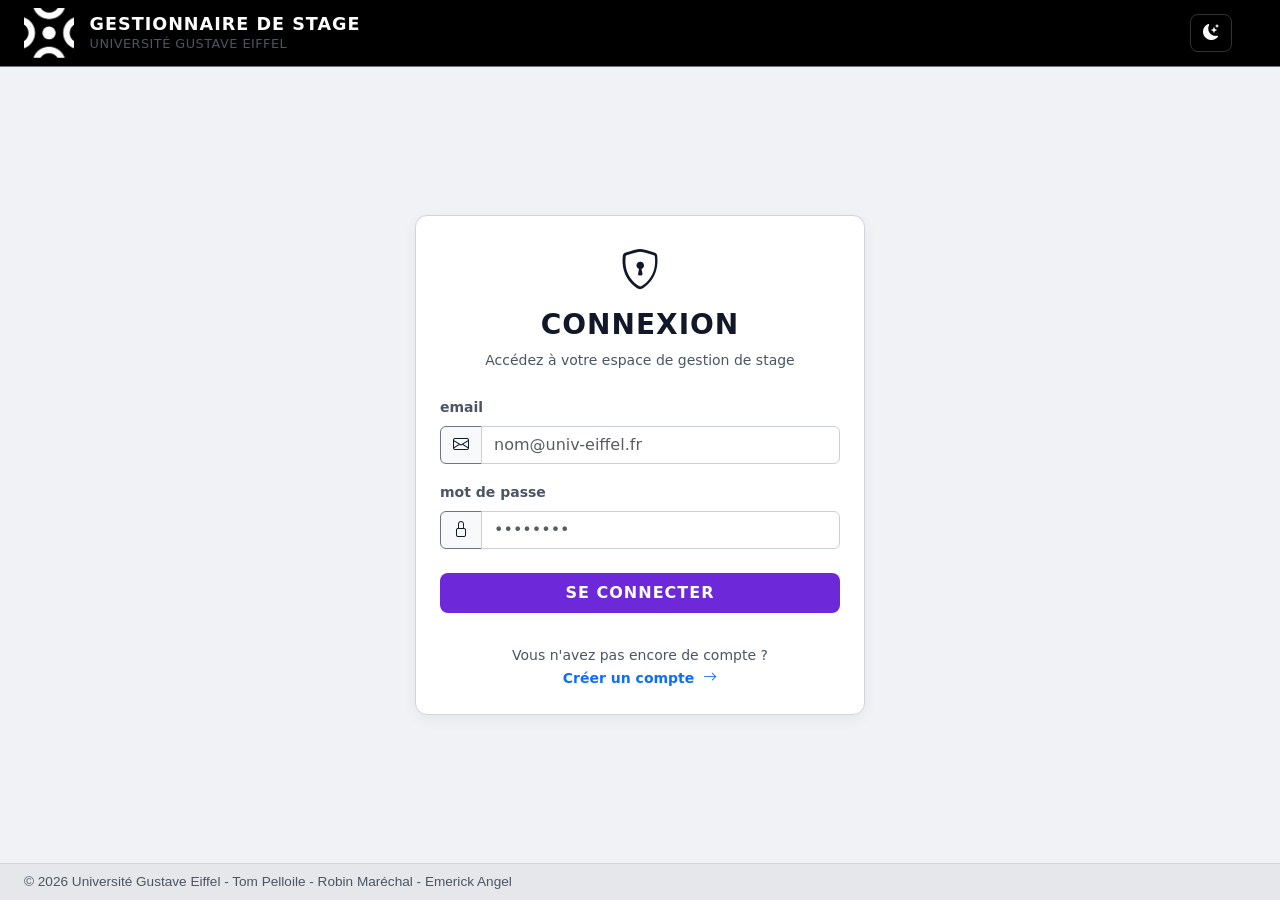
<file: index.html>
<!DOCTYPE html>
<html lang="fr">
<head>
    <meta charset="UTF-8">
    <title>Connexion - Gestionnaire de Stage</title> 
    <link href="https://cdn.jsdelivr.net/npm/bootstrap@5.3.8/dist/css/bootstrap.min.css" rel="stylesheet" integrity="sha384-sRIl4kxILFvY47J16cr9ZwB07vP4J8+LH7qKQnuqkuIAvNWLzeN8tE5YBujZqJLB" crossorigin="anonymous">
    <link rel="stylesheet" href="https://cdn.jsdelivr.net/npm/bootstrap-icons@1.11.3/font/bootstrap-icons.min.css">
    <link rel="icon" type="image/png" href="./images/logo-noir-blanc.png">
    <link class="intranet-style" rel="stylesheet" href="style.css">
    <script>
        const themeEnregistre = localStorage.getItem('intranet-theme') || 'light';
        if (themeEnregistre === 'dark') {
            document.documentElement.classList.add('dark-theme-init');
        }
    </script>
</head>
<body id="page-body" class="d-flex flex-column min-vh-100 light-mode">
    
    <script>
        if (localStorage.getItem('intranet-theme') === 'dark') {
            const bodyEl = document.getElementById('page-body');
            bodyEl.classList.remove('light-mode');
            bodyEl.classList.add('dark-mode');
        }
    </script>
    <header class="navbar navbar-expand-lg bg-intranet-dark text-white p-0 py-2 border-bottom border-secondary">
        <div class="container-fluid px-4">
            <a class="navbar-brand text-white d-flex align-items-center m-0 p-0 pe-4" href="./php/redirection.php" style="height: 100%;">
                <img src="./images/logo-noir-blanc.png" alt="Logo" class="me-3" style="height: 50px; width: auto;"> 
                <div class="lh-sm">
                    <div class="fw-bold text-uppercase" style="font-size: 1.1rem; letter-spacing: 1px;">
                        GESTIONNAIRE DE STAGE
                    </div>
                    <div class="text-muted-custom" style="font-size: 0.8rem; letter-spacing: 0.5px;">
                        UNIVERSITÉ GUSTAVE EIFFEL
                    </div>
                </div>
            </a>
            <div class="pe-4">
            <button id="themeChangerBtn" class="theme-switch-btn" title="Changer le mode de couleur">
                <i id="iconeTheme" class="bi bi-moon-stars-fill text-white"></i>
            </button>
        </div>
        </div>
    </header>
    <main class="container d-flex flex-grow-1 align-items-center justify-content-center py-5">
        <div class="card-custom p-4 w-100" style="max-width: 450px;">
            <div class="text-center mb-4">
                <i class="bi bi-shield-lock text-purple fs-1"></i>
                <h3 class="mt-2 fw-bold text-uppercase" style="letter-spacing: 1px;">Connexion</h3>
                <p class="text-muted-custom small">Accédez à votre espace de gestion de stage</p>
            </div>
            <form id="loginForm" action="./php/connexion_action.php" method="POST">
                <div class="mb-3">
                    <label for="email" class="form-label text-muted-custom small fw-bold">email</label>
                    <div class="input-group">
                        <span class="input-group-text border-secondary text-muted-custom"><i class="bi bi-envelope"></i></span>
                        <input type="email" id="email" name="email" class="form-control bg-dark text-white border-secondary" required placeholder="nom@univ-eiffel.fr">
                    </div>
                </div>
                <div class="mb-4">
                    <label for="password" class="form-label text-muted-custom small fw-bold">mot de passe</label>
                    <div class="input-group">
                        <span class="input-group-text border-secondary text-muted-custom"><i class="bi bi-lock"></i></span>
                        <input type="password" id="password" name="password" class="form-control bg-dark text-white border-secondary" required placeholder="••••••••">
                    </div>
                </div>
                <button type="submit" class="btn btn-purple w-100 fw-bold text-uppercase py-2 mb-3" style="letter-spacing: 1px;">Se connecter</button>
                <div class="text-center mt-3">
                    <p class="small text-muted-custom m-0">Vous n'avez pas encore de compte ?</p>
                    <a href="inscription.html" class="text-purple small text-decoration-none fw-bold">Créer un compte <i class="bi bi-arrow-right ms-1"></i></a>
                </div>
            </form>
        </div>
    </main>
    <footer class="bg-black text-white py-2 border-top border-secondary">
        <div class="container-fluid px-4">
            <div class="row align-items-center">
                <div class="col-12 text-start">
                    <p class="m-0 text-muted-custom" style="font-size: 0.85rem; font-family: sans-serif;">
                        &copy; 2026 Université Gustave Eiffel - Tom Pelloile - Robin Maréchal - Emerick Angel
                    </p>
                </div>
            </div>
        </div>
    </footer>
    <script src="https://cdn.jsdelivr.net/npm/bootstrap@5.3.8/dist/js/bootstrap.bundle.min.js"></script>
    
    <script>
        const themeChangerBtn = document.getElementById('themeChangerBtn');
        const iconeTheme = document.getElementById('iconeTheme');

        function verifierIconeVisualisation() {
            if (document.body.classList.contains('light-mode')) {
                iconeTheme.className = 'bi bi-moon-stars-fill text-white'; 
            } else {
                iconeTheme.className = 'bi bi-sun-fill text-warning'; 
            }
        }

        verifierIconeVisualisation();

        themeChangerBtn.addEventListener('click', () => {
            if (document.body.classList.contains('light-mode')) {
                document.body.classList.remove('light-mode');
                document.body.classList.add('dark-mode');
                localStorage.setItem('intranet-theme', 'dark');
            } else {
                document.body.classList.remove('dark-mode');
                document.body.classList.add('light-mode');
                localStorage.setItem('intranet-theme', 'light');
            }
            verifierIconeVisualisation();
        });
    </script>
</body>
</html>
</file>
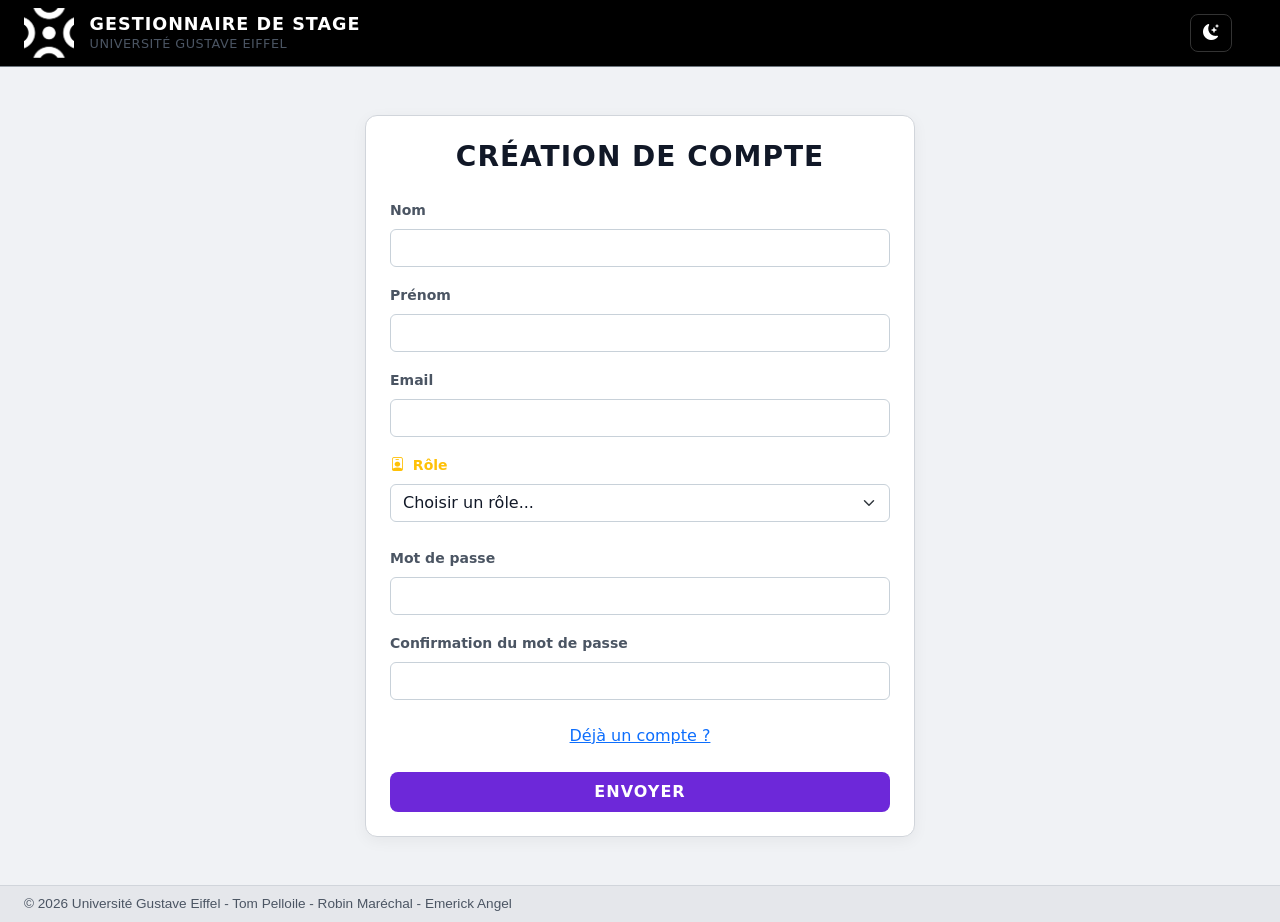
<file: inscription.html>
<!DOCTYPE html>
<html lang="fr">
<head>
    <meta charset="UTF-8">
    <title>Inscription - Gestionnaire de Stage</title> 
    <link href="https://cdn.jsdelivr.net/npm/bootstrap@5.3.3/dist/css/bootstrap.min.css" rel="stylesheet">
    <link rel="stylesheet" href="https://cdn.jsdelivr.net/npm/bootstrap-icons@1.11.3/font/bootstrap-icons.min.css">
    <link rel="icon" type="image/png" href="./images/logo-noir-blanc.png">
    <link rel="stylesheet" href="style.css">
    <script>
        const themeEnregistre = localStorage.getItem('intranet-theme') || 'light';
        if (themeEnregistre === 'dark') {
            document.documentElement.classList.add('dark-theme-init');
        }
    </script>
</head>
<body id="page-body" class="d-flex flex-column min-vh-100 light-mode">
    
    <script>
        if (localStorage.getItem('intranet-theme') === 'dark') {
            const bodyEl = document.getElementById('page-body');
            bodyEl.classList.remove('light-mode');
            bodyEl.classList.add('dark-mode');
        }
    </script>
    <header class="navbar navbar-expand-lg bg-intranet-dark text-white p-0 py-2 border-bottom border-secondary">
        <div class="container-fluid px-4">
            <a class="navbar-brand text-white d-flex align-items-center m-0 p-0 pe-4" href="./php/redirection.php" style="height: 100%;">
                <img src="./images/logo-noir-blanc.png" alt="Logo" class="me-3" style="height: 50px; width: auto;"> 
                <div class="lh-sm">
                    <div class="fw-bold text-uppercase" style="font-size: 1.1rem; letter-spacing: 1px;">
                        GESTIONNAIRE DE STAGE
                    </div>
                    <div class="text-muted-custom" style="font-size: 0.8rem; letter-spacing: 0.5px;">
                        UNIVERSITÉ GUSTAVE EIFFEL
                    </div>
                </div>
            </a>
            <div class="pe-4">
                <button id="themeChangerBtn" class="theme-switch-btn" title="Changer le mode de couleur">
                    <i id="iconeTheme" class="bi bi-moon-stars-fill text-white"></i>
                </button>
            </div>
        </div>
    </header>

    <main class="container d-flex flex-grow-1 align-items-center justify-content-center py-5">
        <div class="card-custom p-4 w-100" style="max-width: 550px;">
            <h3 class="text-center mb-4 fw-bold text-uppercase" style="letter-spacing: 1px;">Création de compte</h3>
            <form id="accountForm" action="./php/inscription_action.php" method="POST">
                
                <div class="mb-3">
                    <label for="nom" class="form-label text-muted-custom small fw-bold">Nom</label>
                    <input type="text" id="nom" name="nom" class="form-control border-secondary" required>
                </div>
                <div class="mb-3">
                    <label for="prenom" class="form-label text-muted-custom small fw-bold">Prénom</label>
                    <input type="text" id="prenom" name="prenom" class="form-control border-secondary" required>
                </div>
                <div class="mb-3">
                    <label for="email" class="form-label text-muted-custom small fw-bold">Email</label>
                    <input type="email" id="email" name="email" class="form-control border-secondary" required>
                </div>

                <div class="mb-4">
                    <label for="role" class="form-label text-warning small fw-bold"><i class="bi bi-person-badge me-1"></i> Rôle</label>
                    <select id="role" name="role" class="form-select border-secondary" required onchange="showRoleFields()">
                        <option value="" disabled selected>Choisir un rôle...</option>
                        <option value="etudiant">Etudiant</option>
                        <option value="enseignant">Enseignant</option>
                        <option value="maitre">Tuteur de stage</option>
                    </select>
                </div>
                
                <div id="fields-etudiant" class="role-fields role-fields-box mb-4 p-3 rounded" style="display: none;">
                    <h6 class="text-primary mb-3"><i class="bi bi-mortarboard me-2"></i>Informations Étudiant</h6>
                    <div class="mb-2">
                        <label for="matricule" class="form-label text-muted-custom small">Matricule</label>
                        <input type="text" id="matricule" name="matricule" class="form-control border-secondary" data-required="true">
                    </div>
                    <div class="mb-2">
                        <label id="label_tel" for="tel_etudiant" class="form-label text-muted-custom small">Téléphone</label>
                        <input type="text" id="tel_etudiant" name="tel" class="form-control border-secondary">
                    </div>
                    <div class="mb-2">
                        <label id="label_date" for="date_naiss" class="form-label text-muted-custom small">Date de naissance</label>
                        <input type="date" id="date_naiss" name="date_naiss" class="form-control border-secondary">
                    </div>
                    <div class="mb-2">
                        <label for="adresse" class="form-label text-muted-custom small">Adresse</label>
                        <input type="text" id="adresse" name="adresse" class="form-control border-secondary">
                    </div>
                    <div class="mb-2">
                        <label for="promo" class="form-label text-muted-custom small">Promotion</label>
                        <select id="promo" name="promo" class="form-select border-secondary" data-required="true">
                            <option value="" disabled selected>Choisir une promotion...</option>
                            <option value="MMI 1">MMI 1</option>
                            <option value="MMI 2">MMI 2</option>
                            <option value="MMI 3">MMI 3</option>
                        </select>
                    </div>
                    <div class="mb-2">
                        <label class="form-label text-muted-custom small">Groupe TD</label>
                        <input type="text" id="gp_td" name="gp_td" class="form-control border-secondary">
                    </div>
                    <div class="mb-2">
                        <label class="form-label text-muted-custom small">Groupe TP</label>
                        <input type="text" id="gp_tp" name="gp_tp" class="form-control border-secondary">
                    </div>
                </div>
                
                <div id="fields-enseignant" class="role-fields role-fields-box mb-4 p-3 rounded" style="display: none;">
                    <h6 class="text-primary mb-3"><i class="bi bi-person-workspace me-2"></i>Informations Enseignant</h6>
                    <div class="mb-2">
                        <label for="role_enseignant" class="form-label text-muted-custom small">Rôle enseignant</label>
                        <select name="role_enseignant" id="role_enseignant" class="form-select border-secondary" data-required="true"> 
                            <option value="" disabled selected>Choisir votre rôle...</option>
                            <option value="Enseignant">Enseignant</option>
                            <option value="Responsable-stage-MMI1">Responsable Stage MMI1</option>
                            <option value="Responsable-stage-MMI2">Responsable Stage MMI2</option>
                            <option value="Responsable-stage-MMI3">Responsable Stage MMI3</option>
                        </select>
                    </div>
                </div>

                <div id="fields-maitre" class="role-fields role-fields-box mb-4 p-3 rounded" style="display: none;">
                    <h6 class="text-primary mb-3"><i class="bi bi-building me-2"></i>Informations Maître de Stage</h6>
                    <div class="mb-2">
                        <label for="tel_maitre" class="form-label text-muted-custom small">Téléphone professionnel</label>
                        <input type="text" id="tel_maitre" name="tel" class="form-control border-secondary">
                    </div>
                    <div class="mb-2">
                        <label for="email_pro" class="form-label text-muted-custom small">Email professionnel</label>
                        <input type="email" id="email_pro" name="email_pro" class="form-control border-secondary" data-required="true">
                    </div>
                </div>

                <div class="mb-3">
                    <label id="label_pass" for="password" class="form-label text-muted-custom small fw-bold">Mot de passe</label>
                    <input type="password" id="password" name="password" class="form-control border-secondary" required>
                </div>
                <div class="mb-4">
                    <label id="label_conf" for="confirm_password" class="form-label text-muted-custom small fw-bold">Confirmation du mot de passe</label>
                    <input type="password" id="confirm_password" name="confirm_password" class="form-control border-secondary" required>
                    <div id="error-msg" class="text-danger small mt-2" style="display: none;">
                        <i class="bi bi-exclamation-triangle-fill me-1"></i> Les mots de passe ne correspondent pas.
                    </div>
                </div>

                <center><a href="index.html">Déjà un compte ?</a></center>
                <br>
                <button type="submit" class="btn btn-purple w-100 fw-bold text-uppercase py-2" style="letter-spacing: 1px;">Envoyer</button>
            </form>
        </div>
    </main>

    <footer class="bg-black text-white py-2 border-top border-secondary">
        <div class="container-fluid px-4">
            <div class="row align-items-center">
                <div class="col-12 text-start">
                    <p class="m-0 text-muted-custom" style="font-size: 0.85rem; font-family: sans-serif;">
                        &copy; 2026 Université Gustave Eiffel - Tom Pelloile - Robin Maréchal - Emerick Angel
                    </p>
                </div>
            </div>
        </div>
    </footer>

    <script>
        function showRoleFields() {
            const selectedRole = document.getElementById('role').value;
            
            document.querySelectorAll('.role-fields').forEach(block => {
                block.style.display = 'none';
                block.querySelectorAll('input, select').forEach(element => element.removeAttribute('required'));
            });

            if (selectedRole) {
                const activeBlock = document.getElementById(`fields-${selectedRole}`);
                if (activeBlock) {
                    activeBlock.style.display = 'block';
                    activeBlock.querySelectorAll('[data-required="true"]').forEach(element => {
                        element.setAttribute('required', 'true');
                    });
                }
            }
        }

        document.getElementById('accountForm').addEventListener('submit', function(e) {
            const pass = document.getElementById('password').value;
            const confirmPass = document.getElementById('confirm_password').value;
            const error = document.getElementById('error-msg');

            if (pass !== confirmPass) {
                e.preventDefault();
                error.style.display = 'block';
            } else {
                error.style.display = 'none';
            }
        });
    </script>
    <script src="https://cdn.jsdelivr.net/npm/bootstrap@5.3.3/dist/js/bootstrap.bundle.min.js"></script>
    
    <script>
        const themeChangerBtn = document.getElementById('themeChangerBtn');
        const iconeTheme = document.getElementById('iconeTheme');

        function verifierIconeVisualisation() {
            if (document.body.classList.contains('light-mode')) {
                iconeTheme.className = 'bi bi-moon-stars-fill text-white'; 
            } else {
                iconeTheme.className = 'bi bi-sun-fill text-warning'; 
            }
        }

        verifierIconeVisualisation();

        themeChangerBtn.addEventListener('click', () => {
            if (document.body.classList.contains('light-mode')) {
                document.body.classList.remove('light-mode');
                document.body.classList.add('dark-mode');
                localStorage.setItem('intranet-theme', 'dark');
            } else {
                document.body.classList.remove('dark-mode');
                document.body.classList.add('light-mode');
                localStorage.setItem('intranet-theme', 'light');
            }
            verifierIconeVisualisation();
        });
    </script>
</body>
</html>
</file>
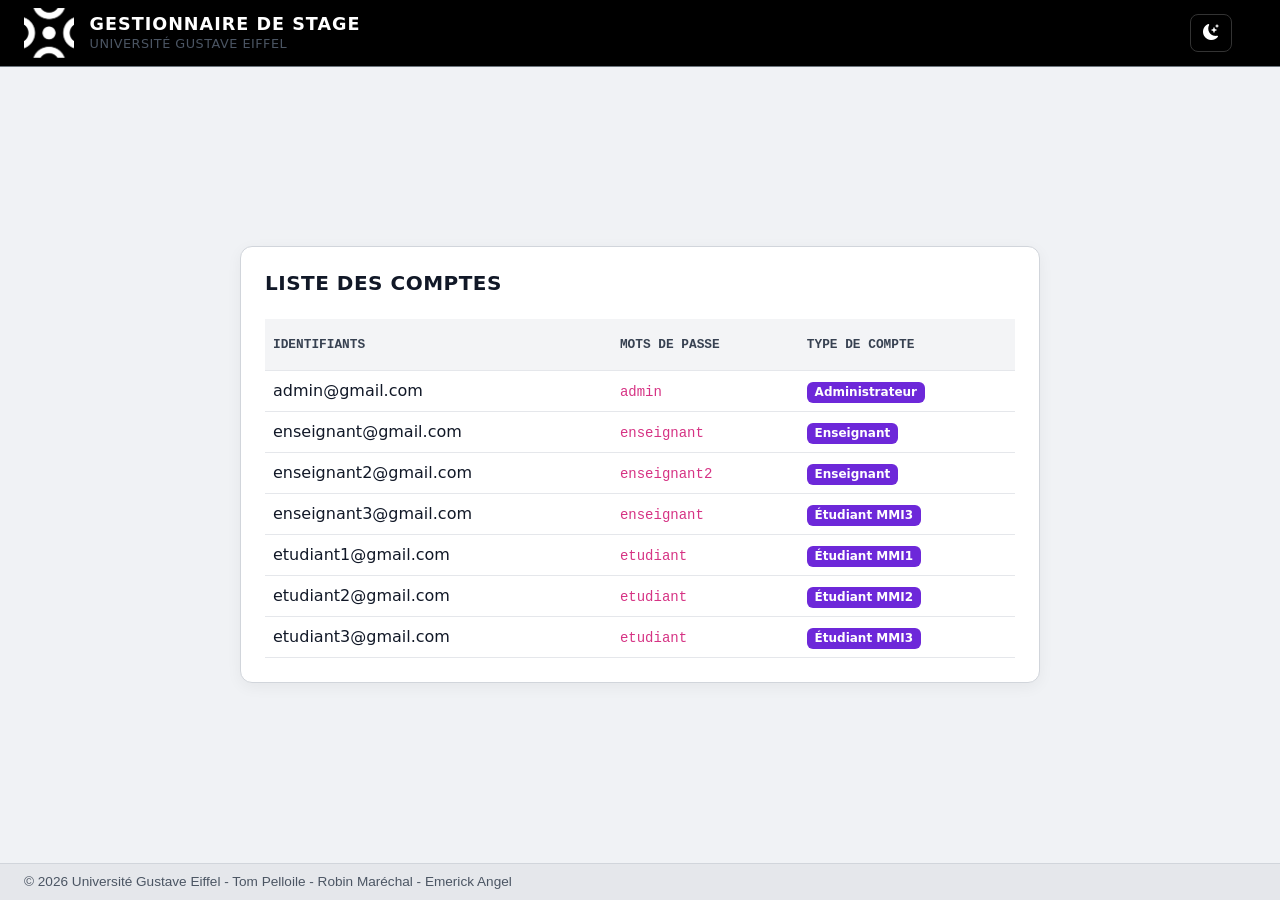
<file: mot-de-passe.html>
<!DOCTYPE html>
<html lang="FR">
<head>
    <meta charset="UTF-8">
    <meta name="viewport" content="width=device-width, initial-scale=1.0">
    <title>Mots de passe</title>
</head>
<body>
    
</body>
</html><!DOCTYPE html>
<html lang="fr">
<head>
    <meta charset="UTF-8">
    <title>Connexion - Gestionnaire de Stage</title> 
    <link href="https://cdn.jsdelivr.net/npm/bootstrap@5.3.8/dist/css/bootstrap.min.css" rel="stylesheet" integrity="sha384-sRIl4kxILFvY47J16cr9ZwB07vP4J8+LH7qKQnuqkuIAvNWLzeN8tE5YBujZqJLB" crossorigin="anonymous">
    <link rel="stylesheet" href="https://cdn.jsdelivr.net/npm/bootstrap-icons@1.11.3/font/bootstrap-icons.min.css">
    <link rel="icon" type="image/png" href="./images/logo-noir-blanc.png">
    <link rel="stylesheet" href="style.css">
    <script>
        const themeEnregistre = localStorage.getItem('intranet-theme') || 'light';
        if (themeEnregistre === 'dark') {
            document.documentElement.classList.add('dark-theme-init');
        }
    </script>
</head>
<body id="page-body" class="d-flex flex-column min-vh-100 light-mode">
    
    <!-- APPLICATION IMMÉDIATE DU MODE SOMBRE SI BESOIN -->
    <script>
        if (localStorage.getItem('intranet-theme') === 'dark') {
            const bodyEl = document.getElementById('page-body');
            bodyEl.classList.remove('light-mode');
            bodyEl.classList.add('dark-mode');
        }
    </script>
    <header class="navbar navbar-expand-lg bg-intranet-dark text-white p-0 py-2 border-bottom border-secondary">
        <div class="container-fluid px-4">
            <a class="navbar-brand text-white d-flex align-items-center m-0 p-0 pe-4" href="./php/redirection.php" style="height: 100%;">
                <img src="./images/logo-noir-blanc.png" alt="Logo" class="me-3" style="height: 50px; width: auto;"> 
                <div class="lh-sm">
                    <div class="fw-bold text-uppercase" style="font-size: 1.1rem; letter-spacing: 1px;">
                        GESTIONNAIRE DE STAGE
                    </div>
                    <div class="text-muted-custom" style="font-size: 0.8rem; letter-spacing: 0.5px;">
                        UNIVERSITÉ GUSTAVE EIFFEL
                    </div>
                </div>
            </a>
            <!-- BOUTON DU COMMUTATEUR -->
            <div class="pe-4">
                <button id="themeChangerBtn" class="theme-switch-btn" title="Changer le mode de couleur">
                    <i id="iconeTheme" class="bi bi-moon-stars-fill text-white"></i>
                </button>
            </div>
        </div>
        </div>
    </header>
    <main class="container d-flex flex-grow-1 align-items-center justify-content-center py-5">
    <!-- Augmentation du max-width pour laisser respirer le tableau -->
    <div class="card-custom p-4 w-100" style="max-width: 800px;">
        <h2 class="h5 mb-4 fw-bold text-uppercase" style="letter-spacing: 0.5px;">Liste des comptes</h2>
        
        <div class="table-responsive">
            <table class="table table-dark table-hover align-middle mb-0 custom-table-da">
                <thead>
                    <tr>
                        <th scope="col" class="text-muted-custom py-3 text-uppercase font-monospace" style="font-size: 0.8rem;">Identifiants</th>
                        <th scope="col" class="text-muted-custom py-3 text-uppercase font-monospace" style="font-size: 0.8rem;">Mots de passe</th>
                        <th scope="col" class="text-muted-custom py-3 text-uppercase font-monospace" style="font-size: 0.8rem;">Type de compte</th>
                    </tr>
                </thead>
                <tbody>
                    <tr>
                        <td class="fw-medium">admin@gmail.com</td>
                        <td><code class="text-info-custom">admin</code></td>
                        <td><span class="badge bg-danger-custom">Administrateur</span></td>
                    </tr>
                    <tr>
                        <td class="fw-medium">enseignant@gmail.com</td>
                        <td><code class="text-info-custom">enseignant</code></td>
                        <td><span class="badge bg-secondary-custom">Enseignant</span></td>
                    </tr>
                    <tr>
                        <td class="fw-medium">enseignant2@gmail.com</td>
                        <td><code class="text-info-custom">enseignant2</code></td>
                        <td><span class="badge bg-secondary-custom">Enseignant</span></td>
                    </tr>
                    <tr>
                        <td class="fw-medium">enseignant3@gmail.com</td>
                        <td><code class="text-info-custom">enseignant</code></td>
                        <td><span class="badge bg-secondary-custom">Étudiant MMI3</span></td>
                    </tr>
                    <tr>
                        <td class="fw-medium">etudiant1@gmail.com</td>
                        <td><code class="text-info-custom">etudiant</code></td>
                        <td><span class="badge bg-secondary-custom">Étudiant MMI1</span></td>
                    </tr>
                    <tr>
                        <td class="fw-medium">etudiant2@gmail.com</td>
                        <td><code class="text-info-custom">etudiant</code></td>
                        <td><span class="badge bg-secondary-custom">Étudiant MMI2</span></td>
                    </tr>
                    <tr>
                        <td class="fw-medium">etudiant3@gmail.com</td>
                        <td><code class="text-info-custom">etudiant</code></td>
                        <td><span class="badge bg-secondary-custom">Étudiant MMI3</span></td>
                    </tr>
                </tbody>
            </table>
        </div>
    </div>
</main>
    <footer class="bg-black text-white py-2 border-top border-secondary">
        <div class="container-fluid px-4">
            <div class="row align-items-center">
                <div class="col-12 text-start">
                    <p class="m-0 text-muted-custom" style="font-size: 0.85rem; font-family: sans-serif;">
                        &copy; 2026 Université Gustave Eiffel - Tom Pelloile - Robin Maréchal - Emerick Angel
                    </p>
                </div>
            </div>
        </div>
    </footer>
    <script src="https://cdn.jsdelivr.net/npm/bootstrap@5.3.8/dist/js/bootstrap.bundle.min.js"></script>
    
    <!-- SCRIPT DE GESTION DU CLIC THEME -->
    <script>
        const themeChangerBtn = document.getElementById('themeChangerBtn');
        const iconeTheme = document.getElementById('iconeTheme');

        function verifierIconeVisualisation() {
            if (document.body.classList.contains('light-mode')) {
                iconeTheme.className = 'bi bi-moon-stars-fill text-white'; 
            } else {
                iconeTheme.className = 'bi bi-sun-fill text-warning'; 
            }
        }

        verifierIconeVisualisation();

        themeChangerBtn.addEventListener('click', () => {
            if (document.body.classList.contains('light-mode')) {
                document.body.classList.remove('light-mode');
                document.body.classList.add('dark-mode');
                localStorage.setItem('intranet-theme', 'dark');
            } else {
                document.body.classList.remove('dark-mode');
                document.body.classList.add('light-mode');
                localStorage.setItem('intranet-theme', 'light');
            }
            verifierIconeVisualisation();
        });
    </script>
</body>
</html>
</file>
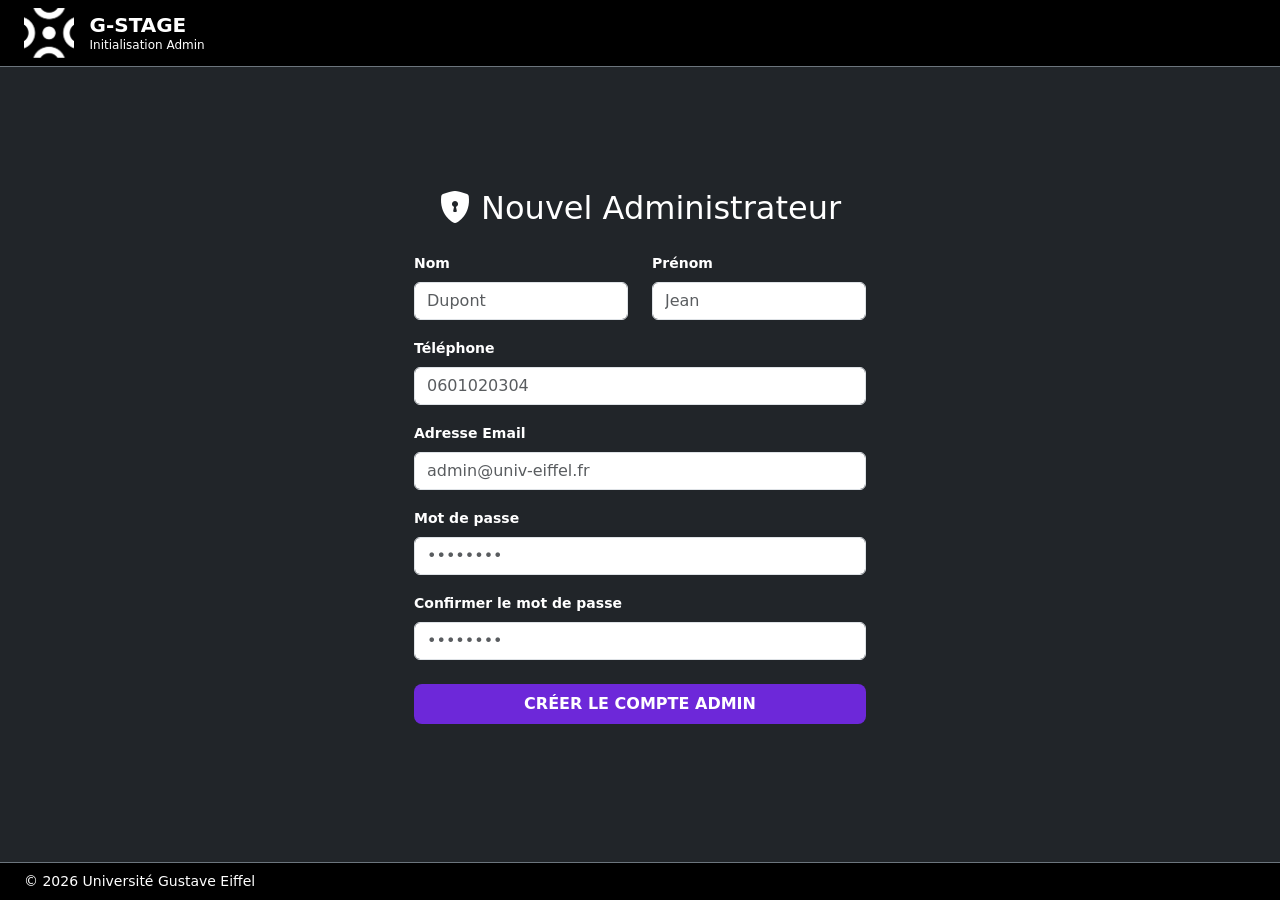
<file: admin/creer-admin.html>
<!DOCTYPE html>
<html lang="fr">
<head>
    <meta charset="UTF-8">
    <title>Créer un Administrateur - G-Stage</title> 
    <link href="https://cdn.jsdelivr.net/npm/bootstrap@5.3.8/dist/css/bootstrap.min.css" rel="stylesheet">
    <link rel="stylesheet" href="https://cdn.jsdelivr.net/npm/bootstrap-icons@1.11.3/font/bootstrap-icons.min.css">
    <link rel="stylesheet" href="../style.css">
</head>
<body class="d-flex flex-column min-vh-100 bg-dark text-white">
    <header class="navbar navbar-expand-lg bg-intranet-dark text-white p-0 py-2 border-bottom border-secondary">
        <div class="container-fluid px-4">
            <a class="navbar-brand text-white d-flex align-items-center m-0 p-0 pe-4" href="../index.html">
                <img src="../images/logo-noir-blanc.png" alt="Logo" class="me-3" style="height: 50px; width: auto;"> 
                <div class="lh-sm">
                    <div class="fw-bold text-uppercase">G-Stage</div>
                    <div class="small text-muted-custom" style="font-size: 0.75rem;">Initialisation Admin</div>
                </div>
            </a>
        </div>
    </header>

    <main class="flex-grow-1 d-flex align-items-center justify-content-center py-5">
        <div class="card-custom p-4 w-100" style="max-width: 500px;">
            <h2 class="text-center text-purple mb-4"><i class="bi bi-shield-lock-fill"></i> Nouvel Administrateur</h2>
            
            <form id="adminForm" action="inscription-admin-action.php" method="POST">
                <div class="row">
                    <div class="col-md-6 mb-3">
                        <label for="nom" class="form-label small fw-bold text-muted-custom">Nom</label>
                        <input type="text" id="nom" name="nom" class="form-control" required placeholder="Dupont">
                    </div>
                    <div class="col-md-6 mb-3">
                        <label for="prenom" class="form-label small fw-bold text-muted-custom">Prénom</label>
                        <input type="text" id="prenom" name="prenom" class="form-control" required placeholder="Jean">
                    </div>
                </div>

                <div class="mb-3">
                    <label for="tel" class="form-label small fw-bold text-muted-custom">Téléphone</label>
                    <input type="tel" id="tel" name="tel" class="form-control" placeholder="0601020304">
                </div>

                <div class="mb-3">
                    <label for="email" class="form-label small fw-bold text-muted-custom">Adresse Email</label>
                    <input type="email" id="email" name="email" class="form-control" required placeholder="admin@univ-eiffel.fr">
                </div>

                <div class="mb-3">
                    <label for="password" class="form-label small fw-bold text-muted-custom">Mot de passe</label>
                    <input type="password" id="password" name="password" class="form-control" required placeholder="••••••••">
                </div>

                <div class="mb-4">
                    <label for="confirm_password" class="form-label small fw-bold text-muted-custom">Confirmer le mot de passe</label>
                    <input type="password" id="confirm_password" name="confirm_password" class="form-control" required placeholder="••••••••">
                    <div id="error-msg" class="text-danger small mt-2" style="display: none;">
                        <i class="bi bi-exclamation-triangle-fill"></i> Les mots de passe ne correspondent pas.
                    </div>
                </div>

                <button type="submit" class="btn btn-purple w-100 fw-bold text-uppercase py-2 mb-3">Créer le compte Admin</button>
            </form>
        </div>
    </main>

    <footer class="bg-black text-white py-2 border-top border-secondary mt-auto">
        <div class="container-fluid px-4">
            <p class="m-0 text-muted-custom small">&copy; 2026 Université Gustave Eiffel</p>
        </div>
    </footer>

    <script>
        // Vérification dynamique de la correspondance des mots de passe
        document.getElementById('adminForm').addEventListener('submit', function(e) {
            const pass = document.getElementById('password').value;
            const confirmPass = document.getElementById('confirm_password').value;
            const error = document.getElementById('error-msg');

            if (pass !== confirmPass) {
                e.preventDefault();
                error.style.display = 'block';
            } else {
                error.style.display = 'none';
            }
        });
    </script>
</body>
</html>
</file>
<file: style.css>
body {
    transition: background-color 0.25s ease, color 0.25s ease;
}

/* ==========================================================================
   1. CONFIGURATION COMMUNES ET NAVBAR (Reste noire dans les deux modes)
   ========================================================================== */
.bg-intranet-dark {
    background-color: #000000 !important;
}

.nav-link-custom {
    color: #ffffff !important;
    font-size: 1.2rem !important; 
    padding: 1rem 2rem !important; 
    transition: background-color 0.2s;
}

.nav-link-custom:hover, .nav-link-custom.active {
    background-color: #0a192f !important;  
    color: #ffffff !important;
}

.separator-right {
    border-left: 1px solid #333333 !important;
}

.card-custom {
    border-radius: 12px;
    transition: transform 0.2s, border-color 0.2s;
}

.card-custom:hover {
    border-color: #8b5cf6 !important;
}

.btn-purple {
    background-color: #6d28d9 !important;
    color: white !important;
    border: none;
    border-radius: 8px;
    padding: 10px 20px;
}

.btn-purple:hover {
    background-color: #5b21b6 !important;
}

.status-badge {
    font-size: 0.75rem;
    padding: 4px 12px;
    border-radius: 20px;
    border: 1px solid #22c55e;
    color: #22c55e;
}

.theme-switch-btn {
    background: transparent !important;
    border: 1px solid #333333 !important;
    color: #ffffff !important;
    border-radius: 8px;
    padding: 6px 12px;
    cursor: pointer;
    display: inline-flex;
    align-items: center;
    justify-content: center;
}

.theme-switch-btn:hover {
    border-color: #6d28d9 !important;
}

/* ==========================================================================
   2. CONFIGURATION DU MODE SOMBRE (DARK MODE)
   ========================================================================== */
body.dark-mode {
    background-color: #161b22 !important;
    color: #ffffff !important;
}

body.dark-mode .text-muted-custom {
    color: #a0aab2 !important;
}

body.dark-mode .text-white-50 {
    color: rgba(255, 255, 255, 0.5) !important;
}

body.dark-mode .card-custom {
    background-color: #1a1a1a !important;
    border: 1px solid #2d2d2d !important;
    box-shadow: 0 4px 20px rgba(0, 0, 0, 0.4) !important;
    color: #ffffff !important;
}

body.dark-mode .form-control, body.dark-mode .form-select {
    background-color: #0d1117 !important;
    color: #ffffff !important;
    border: 1px solid #30363d !important;
}

body.dark-mode input[type="date"]::-webkit-calendar-picker-indicator {
    filter: invert(1); 
    cursor: pointer;
}

body.dark-mode .table {
    --bs-table-bg: transparent !important;
    --bs-table-hover-bg: rgba(255, 255, 255, 0.03) !important;
    --bs-table-color: #ffffff !important;
    border-color: #2d2d2d !important;
}

body.dark-mode .table th, body.dark-mode .table td {
    color: #ffffff !important;
}

/* ==========================================================================
   3. CONFIGURATION DU MODE CLAIR (LIGHT MODE PAR DÉFAUT)
   ========================================================================== */
body.light-mode {
    background-color: #f0f2f5 !important; 
    color: #111827 !important;
}

body.light-mode .card-custom {
    background-color: #ffffff !important; 
    border: 1px solid #d1d5db !important;
    box-shadow: 0 4px 15px rgba(0, 0, 0, 0.05) !important;
    color: #111827 !important;
}

/* Fixation des compteurs et chiffres globaux dans les tableaux de bord */
body.light-mode h2, body.light-mode h3, body.light-mode h4, body.light-mode h5, body.light-mode h6,
body.light-mode .card-custom h2, body.light-mode .card-custom h3, body.light-mode .card-custom span:not(.badge) {
    color: #111827 !important;
}

/* Forcer les textes descriptifs à être lisibles en mode clair */
body.light-mode .text-muted-custom, body.light-mode .text-white-50, body.light-mode p.text-white-50 {
    color: #4b5563 !important; 
}

/* Correction complète des Tableaux Sombres en mode Clair */
body.light-mode .table {
    --bs-table-bg: #ffffff !important;
    --bs-table-striped-bg: #f9fafb !important;
    --bs-table-hover-bg: #f3f4f6 !important;
    --bs-table-color: #111827 !important;
    color: #111827 !important;
    border-color: #e5e7eb !important;
}

body.light-mode .table-responsive, body.light-mode .table th, body.light-mode .table td {
    background-color: #ffffff !important;
    color: #111827 !important;
}

body.light-mode .table thead tr, body.light-mode .table thead th {
    background-color: #f3f4f6 !important;
    color: #374151 !important;
    font-weight: bold;
}

/* Formulaires */
body.light-mode .form-control, body.light-mode .form-select {
    background-color: #ffffff !important;
    color: #111827 !important;
    border: 1px solid #c8d1d9 !important;
}

body.light-mode input[type="date"]::-webkit-calendar-picker-indicator {
    filter: invert(0) !important; 
}

/* Boutons secondaires en Light Mode */
body.light-mode .d-grid .btn-outline-light {
    background-color: #1f2937 !important;
    color: #ffffff !important;
    border: none !important;
}

body.light-mode footer {
    background-color: #e5e7eb !important;
    border-top: 1px solid #d1d5db !important;
}

body.light-mode footer p {
    color: #4b5563 !important;
}

/* Isolation du texte sur l'image du campus */
body.light-mode .bg-gradient-dark,
body.light-mode .bg-gradient-dark h2, 
body.light-mode .bg-gradient-dark p,
body.light-mode .bg-gradient-dark .fw-bold {
    color: #ffffff !important;
}

/* ==========================================================================
   4. ETATS SPECIFIQUES POUR LE STEPPER DE L'ETUDIANT (Correction surbrillance)
   ========================================================================== */
/* Cas Désactivé (Hors statut actuel) */
.stepper-disabled {
    opacity: 0.35 !important;
    box-shadow: none !important;
}

/* Mode sombre - États actifs */
body.dark-mode .stepper-recherche.stepper-active { border-color: #0dcaf0 !important; box-shadow: 0 0 15px rgba(13, 202, 240, 0.4) !important; opacity: 1 !important; }
body.dark-mode .stepper-entretien.stepper-active { border-color: #0d6efd !important; box-shadow: 0 0 15px rgba(13, 110, 253, 0.4) !important; opacity: 1 !important; }
body.dark-mode .stepper-convention.stepper-active { border-color: #198754 !important; box-shadow: 0 0 15px rgba(25, 135, 84, 0.4) !important; opacity: 1 !important; }

/* Mode clair - États actifs */
body.light-mode .stepper-recherche.stepper-active { background-color: #e0f7fa !important; border-color: #0dcaf0 !important; box-shadow: 0 4px 12px rgba(13, 202, 240, 0.2) !important; opacity: 1 !important; }
body.light-mode .stepper-entretien.stepper-active { background-color: #e8f0fe !important; border-color: #0d6efd !important; box-shadow: 0 4px 12px rgba(13, 110, 253, 0.2) !important; opacity: 1 !important; }
body.light-mode .stepper-convention.stepper-active { background-color: #e8f5e9 !important; border-color: #198754 !important; box-shadow: 0 4px 12px rgba(25, 135, 84, 0.2) !important; opacity: 1 !important; }

/* Surcharges dynamiques globales adaptées au thème actif */
body.dark-mode .card-header-custom { background-color: #000000 !important; border-color: #2d2d2d !important; }
body.dark-mode .accordion-body-custom { background-color: #161b22 !important; border-color: #2d2d2d !important; }
body.dark-mode .sub-card-custom { background-color: #000000 !important; border-color: #2d2d2d !important; }
body.dark-mode .type-action-badge { background-color: #161b22 !important; }
body.dark-mode .text-header-custom { color: #ffffff !important; }
body.dark-mode .bg-intranet-dark-wrapper { background-color: #000000 !important; border: 1px solid #2d2d2d !important; }
body.dark-mode .column-promo-wrapper { background-color: rgba(0,0,0,0.15) !important; }

body.light-mode .card-header-custom { background-color: #ffffff !important; border-color: #e5e7eb !important; }
body.light-mode .accordion-body-custom { background-color: #f9fafb !important; border-color: #e5e7eb !important; }
body.light-mode .sub-card-custom { background-color: #ffffff !important; border-color: #e5e7eb !important; }
body.light-mode .type-action-badge { background-color: #f3f4f6 !important; }
body.light-mode .text-header-custom { color: #111827 !important; }
body.light-mode .bg-intranet-dark-wrapper { background-color: #ffffff !important; border: 1px solid #d1d5db !important; box-shadow: 0 4px 15px rgba(0, 0, 0, 0.05) !important; }
body.light-mode .column-promo-wrapper { background-color: #ffffff !important; }

/* ==========================================================================
   FIXATION DES CHIFFRES DE COMPTEURS (BADGES) EN MODE CLAIR
   ========================================================================== */

/* Force les chiffres des badges (comme .badge) à s'afficher en noir/foncé en mode clair */
body.light-mode .nav-tabs .badge,
body.light-mode main .badge.bg-purple,
body.light-mode main .badge {
    background-color: #6d28d9 !important; 
    color: #ffffff !important; 
}

/* SI les badges deviennent blancs avec l'ancien CSS et que l'écriture devient invisible : */
body.light-mode .nav-tabs .nav-item .badge {
    background-color: #f3f4f6 !important; 
    color: #111827 !important;            
    border: 1px solid #d1d5db !important;  
}

body.light-mode .badge span,
body.light-mode .nav-link .badge {
    color: #111827 !important;
}

/* ==========================================================================
   FORCE LES VRAIES COULEURS DE STATUT SUR LES BADGES (ANNULE LE VIOLET)
   ========================================================================== */

/* Statut : Validé / Convention signée (VERT) */
body.light-mode .card-custom .badge.bg-success {
    background-color: #198754 !important;
    color: #ffffff !important;
}

/* Statut : En attente (JAUNE) */
body.light-mode .card-custom .badge.bg-warning {
    background-color: #ffc107 !important;
    color: #111827 !important; 
}

/* Statut : Refusé (ROUGE) */
body.light-mode .card-custom .badge.bg-danger {
    background-color: #dc3545 !important;
    color: #ffffff !important;
}

/* Statut : Entretien / Autre (BLEU) */
body.light-mode .card-custom .badge.bg-primary {
    background-color: #0d6efd !important;
    color: #ffffff !important;
}

/* Adaptation de l'encadré dynamique de rôle selon le thème */
body.dark-mode .role-fields-box {
    background-color: #0d1117 !important;
    border: 1px dashed #30363d !important;
}

body.light-mode .role-fields-box {
    background-color: #f8fafc !important; 
    border: 1px dashed #cbd5e1 !important; 
}

/* ==========================================================================
   MODIFICATION CORRECTIONS EN-TÊTE ACCORDÉONS ÉTUDIANTS (SUIVI DES STAGES)
   ========================================================================== */
body.light-mode .card-custom .bg-intranet-dark {
    background-color: #ffffff !important; 
}

body.light-mode .card-custom .bg-intranet-dark .text-light,
body.light-mode .card-custom .bg-intranet-dark .text-white,
body.light-mode .card-custom .bg-intranet-dark .fw-bold {
    color: #111827 !important; 
}

body.light-mode .card-custom .bg-intranet-dark .text-muted-custom {
    color: #4b5563 !important; 
}

/* AJOUT CORRECTIF ANIMATION : Blanchit instantanément la zone déroulante 
   PENDANT l'animation Bootstrap (.collapsing) pour supprimer le flash noir d'origine
*/
body.light-mode .collapsing,
body.light-mode .collapse .bg-dark,
body.light-mode .card-custom .collapse .p-3,
body.light-mode .card-custom .inner-collapse-body {
    background-color: #f8f9fa !important; 
    border-top: 1px solid #e5e7eb !important;
}

/* Blanchit les boîtes de sous-cartes d'historique pendant l'animation */
body.light-mode .collapsing .bg-intranet-dark,
body.light-mode .collapse .bg-intranet-dark,
body.light-mode .card-custom .collapse .bg-intranet-dark {
    background-color: #ffffff !important; 
    border: 1px solid #d1d5db !important;
}

/* Force les écritures de l'historique en noir même pendant l'ouverture */
body.light-mode .collapsing .text-white-50,
body.light-mode .collapsing .text-light,
body.light-mode .collapsing .text-muted-custom,
body.light-mode .collapse .text-white-50,
body.light-mode .collapse .text-light,
body.light-mode .collapse .text-muted-custom,
body.light-mode .collapse h5,
body.light-mode .collapse h6 {
    color: #212529 !important; 
}
</file>
